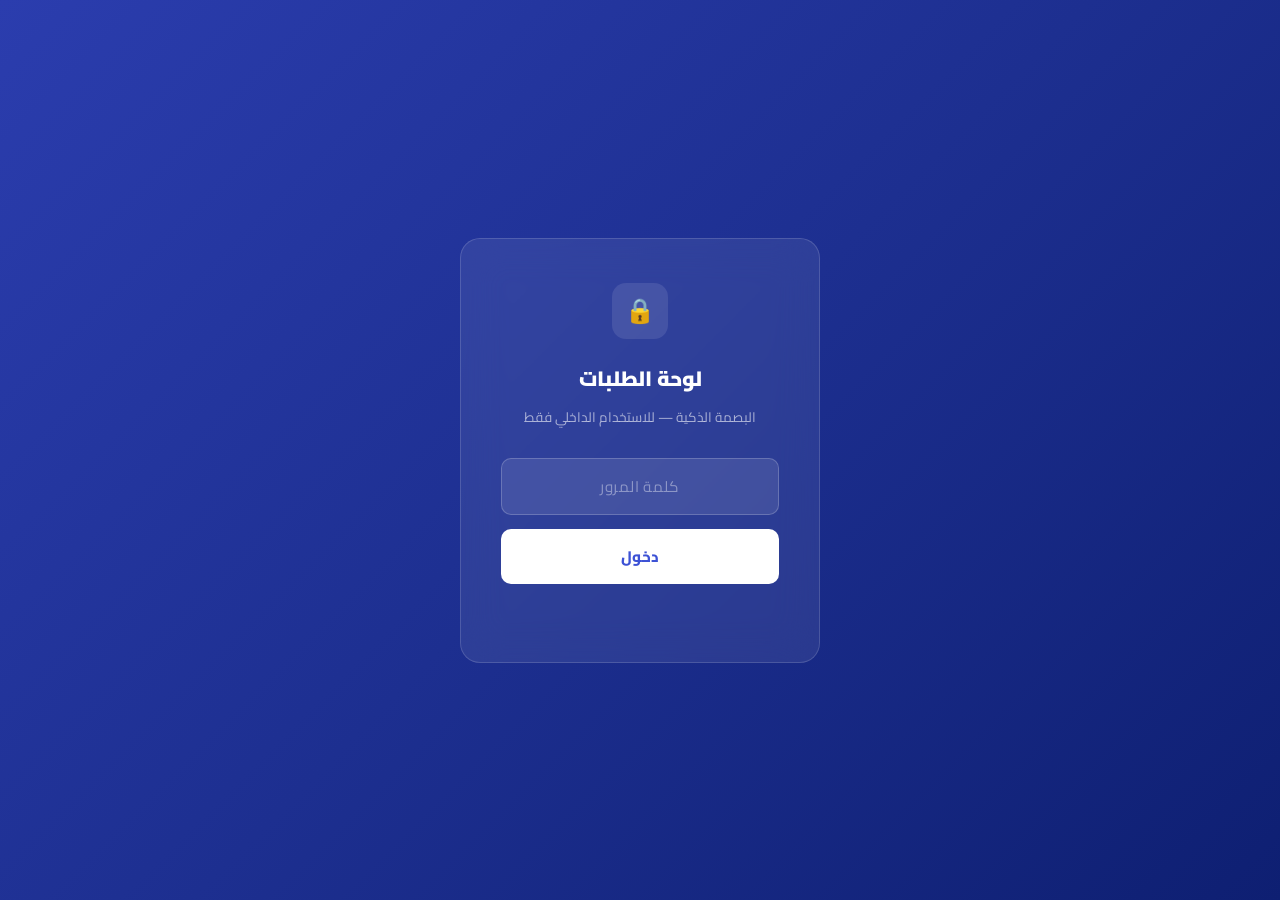
<file: admin.html>
﻿<!doctype html>
<html lang="ar" dir="rtl">
<head>
<meta charset="utf-8">
<meta name="viewport" content="width=device-width,initial-scale=1">
<title>لوحة الطلبات — البصمة الذكية</title>
<link rel="icon" href="Logo.ico">
<link rel="preconnect" href="https://fonts.googleapis.com">
<link href="https://fonts.googleapis.com/css2?family=Cairo:wght@400;600;700;900&family=Inter:wght@400;600;700&display=swap" rel="stylesheet">
<style>
*,*::before,*::after{margin:0;padding:0;box-sizing:border-box;}
:root{
  --brand:#3D52D5;--brand-dark:#2D3FAA;--brand-bg:rgba(61,82,213,.07);
  --green:#0DAF7A;--green-bg:rgba(13,175,122,.08);
  --amber:#F59E0B;--amber-bg:rgba(245,158,11,.08);
  --red:#EF4444;--red-bg:rgba(239,68,68,.08);
  --bg:#F4F6FB;--white:#fff;
  --border:#DDE3EF;
  --t1:#0F172A;--t2:#475569;--t3:#94A3B8;
  --sh-sm:0 4px 14px rgba(15,23,42,.09);
  --sh-md:0 8px 28px rgba(15,23,42,.11);
}
html{height:100%;}
body{font-family:'Cairo',sans-serif;background:var(--bg);color:var(--t1);min-height:100%;-webkit-font-smoothing:antialiased;}
#lock-screen{position:fixed;inset:0;background:linear-gradient(135deg,#2B3DAE,#1D2F90,#0E1F72);display:flex;align-items:center;justify-content:center;z-index:9999;transition:opacity .4s,visibility .4s;}
#lock-screen.hidden{opacity:0;visibility:hidden;pointer-events:none;}
.lock-card{background:rgba(255,255,255,.08);border:1px solid rgba(255,255,255,.15);border-radius:20px;padding:44px 40px;text-align:center;width:360px;backdrop-filter:blur(20px);}
.lock-logo{width:56px;height:56px;border-radius:14px;background:rgba(255,255,255,.1);display:flex;align-items:center;justify-content:center;margin:0 auto 20px;font-size:1.5rem;}
.lock-title{font-size:1.3rem;font-weight:900;color:#fff;margin-bottom:6px;}
.lock-sub{font-size:.85rem;color:rgba(255,255,255,.6);margin-bottom:28px;}
.lock-input{width:100%;padding:13px 16px;border-radius:10px;background:rgba(255,255,255,.1);border:1px solid rgba(255,255,255,.2);color:#fff;font-family:'Cairo',sans-serif;font-size:.95rem;outline:none;text-align:center;letter-spacing:.15em;transition:border-color .2s,background .2s;margin-bottom:14px;}
.lock-input:focus{border-color:rgba(255,255,255,.5);background:rgba(255,255,255,.15);}
.lock-input::placeholder{color:rgba(255,255,255,.4);letter-spacing:.05em;}
.lock-btn{width:100%;padding:13px;border-radius:10px;background:#fff;color:var(--brand);font-family:'Cairo',sans-serif;font-size:.95rem;font-weight:800;border:none;cursor:pointer;transition:background .2s,transform .15s;}
.lock-btn:hover{background:#EEF2FF;transform:translateY(-1px);}
.lock-err{font-size:.8rem;color:#FCA5A5;margin-top:10px;opacity:0;transition:opacity .3s;}
.lock-err.show{opacity:1;}
#app{display:none;}
#app.visible{display:block;}
.admin-header{background:var(--white);border-bottom:1px solid var(--border);padding:0 40px;height:64px;display:flex;align-items:center;justify-content:space-between;position:sticky;top:0;z-index:100;box-shadow:var(--sh-sm);}
.admin-brand{display:flex;align-items:center;gap:10px;}
.admin-logo{width:34px;height:34px;border-radius:8px;object-fit:cover;border:1px solid var(--border);}
.admin-title{font-size:1rem;font-weight:800;}
.admin-sub{font-size:.7rem;color:var(--t3);font-family:'Inter',sans-serif;}
.header-right{display:flex;align-items:center;gap:12px;}
.btn-sm{display:inline-flex;align-items:center;gap:6px;padding:8px 16px;border-radius:8px;font-size:.82rem;font-weight:700;cursor:pointer;border:none;font-family:'Cairo',sans-serif;transition:all .2s;}
.btn-outline{background:var(--white);color:var(--t2);border:1px solid var(--border);}
.btn-outline:hover{border-color:var(--brand);color:var(--brand);background:var(--brand-bg);}
.btn-brand{background:var(--brand);color:#fff;box-shadow:0 4px 14px rgba(61,82,213,.3);}
.btn-brand:hover{background:var(--brand-dark);transform:translateY(-1px);}
.btn-danger{background:var(--red-bg);color:var(--red);border:1px solid rgba(239,68,68,.2);}
.btn-danger:hover{background:var(--red);color:#fff;}
.admin-main{max-width:1200px;margin:0 auto;padding:32px 40px;}
.stats-row{display:grid;grid-template-columns:repeat(4,1fr);gap:16px;margin-bottom:28px;}
.stat-card{background:var(--white);border:1px solid var(--border);border-radius:14px;padding:20px 22px;display:flex;align-items:center;gap:14px;box-shadow:var(--sh-sm);}
.stat-icon{width:44px;height:44px;border-radius:11px;display:flex;align-items:center;justify-content:center;font-size:1.2rem;flex-shrink:0;}
.stat-label{font-size:.75rem;color:var(--t3);font-weight:600;margin-bottom:3px;}
.stat-value{font-size:1.5rem;font-weight:900;font-family:'Inter',sans-serif;}
.toolbar{background:var(--white);border:1px solid var(--border);border-radius:14px;padding:16px 20px;display:flex;align-items:center;gap:12px;margin-bottom:16px;box-shadow:var(--sh-sm);flex-wrap:wrap;}
.search-wrap{position:relative;flex:1;min-width:220px;}
.search-input{width:100%;padding:9px 36px 9px 14px;border-radius:8px;border:1px solid var(--border);font-family:'Cairo',sans-serif;font-size:.875rem;color:var(--t1);background:var(--bg);outline:none;transition:border-color .2s;}
.search-input:focus{border-color:var(--brand);}
.search-icon{position:absolute;left:11px;top:50%;transform:translateY(-50%);color:var(--t3);}
.filter-select{padding:9px 12px;border-radius:8px;border:1px solid var(--border);font-family:'Cairo',sans-serif;font-size:.875rem;color:var(--t2);background:var(--bg);outline:none;cursor:pointer;}
.table-wrap{background:var(--white);border:1px solid var(--border);border-radius:14px;overflow:hidden;box-shadow:var(--sh-sm);}
table{width:100%;border-collapse:collapse;}
thead{background:var(--bg);border-bottom:1px solid var(--border);}
thead th{padding:12px 18px;text-align:right;font-size:.76rem;font-weight:700;color:var(--t3);text-transform:uppercase;letter-spacing:.06em;}
tbody tr{border-bottom:1px solid var(--border);transition:background .15s;}
tbody tr:last-child{border-bottom:none;}
tbody tr:hover{background:#FAFBFF;}
tbody td{padding:13px 18px;font-size:.875rem;vertical-align:middle;}
.lead-name{font-weight:700;color:var(--t1);}
.lead-phone{font-family:'Inter',sans-serif;color:var(--t2);direction:ltr;font-size:.83rem;}
.lead-date{font-size:.78rem;color:var(--t3);font-family:'Inter',sans-serif;}
.lead-index{font-size:.75rem;color:var(--t3);}
.status-badge{display:inline-flex;align-items:center;gap:5px;padding:4px 10px;border-radius:99px;font-size:.72rem;font-weight:700;cursor:pointer;transition:all .2s;user-select:none;}
.status-new{background:var(--brand-bg);color:var(--brand);border:1px solid rgba(61,82,213,.2);}
.status-called{background:var(--amber-bg);color:#B45309;border:1px solid rgba(245,158,11,.2);}
.status-done{background:var(--green-bg);color:#0A9469;border:1px solid rgba(13,175,122,.2);}
.status-badge::before{content:'';width:6px;height:6px;border-radius:50%;background:currentColor;display:block;}
.actions{display:flex;align-items:center;gap:6px;}
.action-btn{width:32px;height:32px;border-radius:8px;display:inline-flex;align-items:center;justify-content:center;border:1px solid var(--border);background:var(--white);color:var(--t2);cursor:pointer;transition:all .15s;text-decoration:none;font-size:.85rem;}
.action-btn.call:hover{background:#DCFCE7;border-color:#0DAF7A;}
.action-btn.wa:hover{background:#DCFCE7;border-color:#25D366;}
.action-btn.copy:hover{background:var(--brand-bg);border-color:var(--brand);}
.action-btn.del:hover{background:var(--red-bg);border-color:var(--red);}
.empty-state{text-align:center;padding:80px 24px;color:var(--t3);}
.empty-icon{font-size:3rem;margin-bottom:16px;}
.empty-title{font-size:1.1rem;font-weight:700;color:var(--t2);margin-bottom:8px;}
.empty-sub{font-size:.875rem;line-height:1.7;}
.toast{position:fixed;bottom:28px;left:50%;transform:translateX(-50%) translateY(20px);background:var(--t1);color:#fff;padding:10px 22px;border-radius:99px;font-size:.85rem;font-weight:600;opacity:0;pointer-events:none;z-index:9000;transition:opacity .3s,transform .3s;}
.toast.show{opacity:1;transform:translateX(-50%) translateY(0);}
@media(max-width:900px){.stats-row{grid-template-columns:repeat(2,1fr);}.admin-main{padding:20px;}.admin-header{padding:0 20px;}}
@media(max-width:600px){.stats-row{grid-template-columns:1fr 1fr;}.toolbar{flex-direction:column;align-items:stretch;}}
</style>
</head>
<body>
<div id="lock-screen">
  <div class="lock-card">
    <div class="lock-logo">🔒</div>
    <div class="lock-title">لوحة الطلبات</div>
    <div class="lock-sub">البصمة الذكية — للاستخدام الداخلي فقط</div>
    <input type="password" id="pw-input" class="lock-input" placeholder="كلمة المرور" autocomplete="off">
    <button class="lock-btn" id="pw-btn">دخول</button>
    <div class="lock-err" id="pw-err">كلمة المرور غير صحيحة</div>
  </div>
</div>
<div id="app">
  <header class="admin-header">
    <div class="admin-brand">
      <img src="Logo.ico" alt="البصمة الذكية" class="admin-logo">
      <div>
        <div class="admin-title">لوحة الطلبات</div>
        <div class="admin-sub">Smart Touch POS — Admin</div>
      </div>
    </div>
    <div class="header-right">
      <button class="btn-sm btn-outline" id="btn-export">⬇ تصدير CSV</button>
      <button class="btn-sm btn-danger" id="btn-clear">🗑 مسح الكل</button>
      <a href="index.html" class="btn-sm btn-brand">← الموقع</a>
    </div>
  </header>
  <main class="admin-main">
    <div class="stats-row">
      <div class="stat-card"><div class="stat-icon" style="background:var(--brand-bg)">📋</div><div><div class="stat-label">إجمالي الطلبات</div><div class="stat-value" id="stat-total">0</div></div></div>
      <div class="stat-card"><div class="stat-icon" style="background:var(--brand-bg)">🆕</div><div><div class="stat-label">جديد</div><div class="stat-value" id="stat-new" style="color:var(--brand)">0</div></div></div>
      <div class="stat-card"><div class="stat-icon" style="background:var(--amber-bg)">📞</div><div><div class="stat-label">تم التواصل</div><div class="stat-value" id="stat-called" style="color:var(--amber)">0</div></div></div>
      <div class="stat-card"><div class="stat-icon" style="background:var(--green-bg)">✅</div><div><div class="stat-label">مكتمل</div><div class="stat-value" id="stat-done" style="color:var(--green)">0</div></div></div>
    </div>
    <div class="toolbar">
      <div class="search-wrap">
        <input type="text" class="search-input" id="search-input" placeholder="ابحث بالاسم أو رقم الجوال...">
        <svg class="search-icon" width="15" height="15" viewBox="0 0 24 24" fill="none"><circle cx="11" cy="11" r="8" stroke="currentColor" stroke-width="2"/><path d="M21 21l-4.35-4.35" stroke="currentColor" stroke-width="2" stroke-linecap="round"/></svg>
      </div>
      <select class="filter-select" id="filter-status">
        <option value="all">كل الحالات</option>
        <option value="new">جديد</option>
        <option value="called">تم التواصل</option>
        <option value="done">مكتمل</option>
      </select>
    </div>
    <div class="table-wrap">
      <table>
        <thead><tr><th>#</th><th>الاسم</th><th>رقم الجوال</th><th>تاريخ التسجيل</th><th>الحالة</th><th>إجراءات</th></tr></thead>
        <tbody id="leads-tbody"></tbody>
      </table>
      <div class="empty-state" id="empty-state" style="display:none">
        <div class="empty-icon">📭</div>
        <div class="empty-title">لا توجد طلبات بعد</div>
        <div class="empty-sub">عندما يسجل العملاء من الموقع ستظهر بياناتهم هنا</div>
      </div>
    </div>
  </main>
</div>
<div class="toast" id="toast"></div>
<script>
'use strict';
const PASS='pos2025';
const pwInput=document.getElementById('pw-input');
const pwBtn=document.getElementById('pw-btn');
const pwErr=document.getElementById('pw-err');
const lockScr=document.getElementById('lock-screen');
const appEl=document.getElementById('app');
if(sessionStorage.getItem('pos_admin')==='1')unlock();
function unlock(){lockScr.classList.add('hidden');appEl.classList.add('visible');sessionStorage.setItem('pos_admin','1');renderAll();}
pwBtn.addEventListener('click',attempt);
pwInput.addEventListener('keydown',e=>{if(e.key==='Enter')attempt();});
function attempt(){
  if(pwInput.value===PASS){unlock();}
  else{pwErr.classList.add('show');pwInput.value='';setTimeout(()=>{pwErr.classList.remove('show');},1800);}
}
function getLeads(){return JSON.parse(localStorage.getItem('pos_leads')||'[]');}
function saveLeads(arr){localStorage.setItem('pos_leads',JSON.stringify(arr));}
function toast(msg){const el=document.getElementById('toast');el.textContent=msg;el.classList.add('show');setTimeout(()=>el.classList.remove('show'),2200);}
function esc(s){return String(s).replace(/&/g,'&amp;').replace(/</g,'&lt;').replace(/>/g,'&gt;').replace(/"/g,'&quot;');}
function renderAll(){
  const search=document.getElementById('search-input').value.toLowerCase();
  const filter=document.getElementById('filter-status').value;
  const leads=getLeads();
  document.getElementById('stat-total').textContent=leads.length;
  document.getElementById('stat-new').textContent=leads.filter(l=>l.status==='new').length;
  document.getElementById('stat-called').textContent=leads.filter(l=>l.status==='called').length;
  document.getElementById('stat-done').textContent=leads.filter(l=>l.status==='done').length;
  const filtered=leads.filter(l=>{
    const ms=l.name.toLowerCase().includes(search)||l.phone.includes(search);
    const mf=filter==='all'||l.status===filter;
    return ms&&mf;
  });
  const tbody=document.getElementById('leads-tbody');
  const empty=document.getElementById('empty-state');
  if(!filtered.length){tbody.innerHTML='';empty.style.display='block';return;}
  empty.style.display='none';
  const labels={new:'جديد',called:'تم التواصل',done:'مكتمل'};
  tbody.innerHTML=filtered.map((lead,i)=>`
    <tr>
      <td class="lead-index">${leads.indexOf(lead)+1}</td>
      <td><div class="lead-name">${esc(lead.name)}</div></td>
      <td><div class="lead-phone">${esc(lead.phone)}</div></td>
      <td><div class="lead-date">${esc(lead.date)}</div></td>
      <td><span class="status-badge status-${lead.status}" onclick="cycleStatus('${lead.id}')">${labels[lead.status]||'جديد'}</span></td>
      <td>
        <div class="actions">
          <a href="tel:${esc(lead.phone)}" class="action-btn call" title="اتصال" onclick="markCalled('${lead.id}')">📞</a>
          <a href="https://wa.me/966${lead.phone.replace(/^0/,'').replace(/\D/g,'')}" target="_blank" class="action-btn wa" title="واتساب" onclick="markCalled('${lead.id}')">💬</a>
          <button class="action-btn copy" title="نسخ الرقم" onclick="copyPhone('${esc(lead.phone)}')">📋</button>
          <button class="action-btn del" title="حذف" onclick="deleteLead('${lead.id}')">🗑</button>
        </div>
      </td>
    </tr>`).join('');
}
window.cycleStatus=function(id){
  const leads=getLeads();const lead=leads.find(l=>String(l.id)===String(id));if(!lead)return;
  const c={new:'called',called:'done',done:'new'};lead.status=c[lead.status]||'new';
  saveLeads(leads);renderAll();toast('تم تحديث الحالة ✓');
};
window.markCalled=function(id){
  const leads=getLeads();const lead=leads.find(l=>String(l.id)===String(id));
  if(lead&&lead.status==='new'){lead.status='called';saveLeads(leads);renderAll();}
};
window.copyPhone=function(p){navigator.clipboard.writeText(p).then(()=>toast('تم نسخ الرقم: '+p));};
window.deleteLead=function(id){
  if(!confirm('هل أنت متأكد من حذف هذا الطلب؟'))return;
  saveLeads(getLeads().filter(l=>String(l.id)!==String(id)));renderAll();toast('تم الحذف');
};
document.getElementById('btn-export').addEventListener('click',()=>{
  const leads=getLeads();if(!leads.length){toast('لا توجد بيانات');return;}
  const rows=[['#','الاسم','رقم الجوال','تاريخ التسجيل','الحالة']];
  leads.forEach((l,i)=>rows.push([i+1,l.name,l.phone,l.date,l.status]));
  const csv=rows.map(r=>r.map(c=>'"'+String(c).replace(/"/g,'""')+'"').join(',')).join('\n');
  const blob=new Blob(['\uFEFF'+csv],{type:'text/csv;charset=utf-8;'});
  const url=URL.createObjectURL(blob);const a=document.createElement('a');
  a.href=url;a.download='leads_'+new Date().toISOString().slice(0,10)+'.csv';a.click();URL.revokeObjectURL(url);
  toast('تم تصدير '+leads.length+' سجل ✓');
});
document.getElementById('btn-clear').addEventListener('click',()=>{
  if(!confirm('سيتم حذف جميع الطلبات. هل أنت متأكد؟'))return;
  localStorage.removeItem('pos_leads');renderAll();toast('تم المسح');
});
document.getElementById('search-input').addEventListener('input',renderAll);
document.getElementById('filter-status').addEventListener('change',renderAll);
if(!getLeads().length){
  saveLeads([
    {id:Date.now()-5000,name:'أحمد الغامدي',phone:'0501234567',date:new Date().toLocaleString('ar-SA',{dateStyle:'short',timeStyle:'short'}),status:'new'},
    {id:Date.now()-3000,name:'منى الشهراني',phone:'0559876543',date:new Date().toLocaleString('ar-SA',{dateStyle:'short',timeStyle:'short'}),status:'called'},
    {id:Date.now()-1000,name:'فيصل العنزي',phone:'0541122334',date:new Date().toLocaleString('ar-SA',{dateStyle:'short',timeStyle:'short'}),status:'done'},
  ]);renderAll();
}
</script>
</body>
</html>
</file>
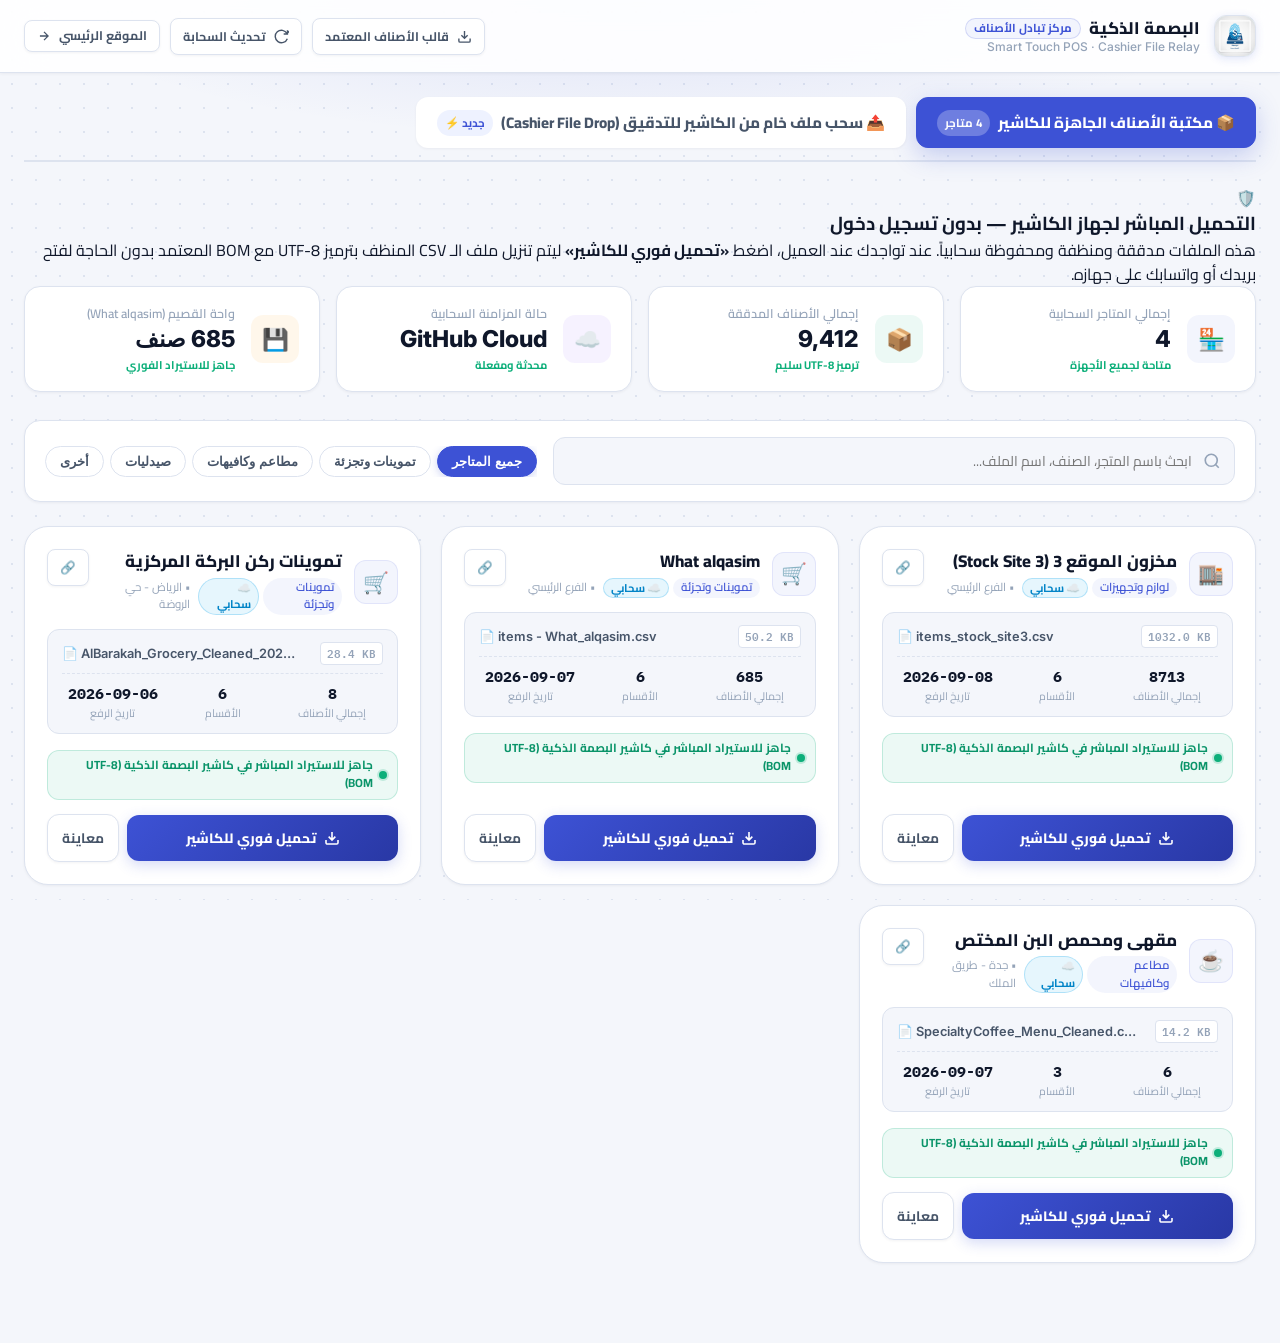
<file: csv-library.html>
<!doctype html>
<html lang="ar" dir="rtl">
<head>
  <meta charset="utf-8">
  <meta name="viewport" content="width=device-width, initial-scale=1">
  <title>مكتبة وتبادل ملفات الأصناف | البصمة الذكية Smart Touch POS</title>
  <meta name="description" content="البوابة السحابية المتكاملة لتبادل، رفع، وتنزيل ملفات الأصناف بين أجهزة الكاشير وفريق الدعم">
  <link rel="icon" href="Logo.ico">

  <!-- Google Fonts: Cairo (Arabic UI) & Inter (Numbers & English) -->
  <link rel="preconnect" href="https://fonts.googleapis.com">
  <link rel="preconnect" href="https://fonts.gstatic.com" crossorigin>
  <link href="https://fonts.googleapis.com/css2?family=Cairo:wght@400;500;600;700;800;900&family=Inter:wght@400;500;600;700;800&family=IBM+Plex+Mono:wght@500;600;700&display=swap" rel="stylesheet">

  <style>
    /* ═══════════════════════════════════════════════════════════
       SMART TOUCH POS — LIGHT BRAND DESIGN SYSTEM & TOKENS
       ═══════════════════════════════════════════════════════════ */
    :root {
      /* Brand Palette */
      --brand:          #3D52D5;
      --brand-dark:     #2D3FAA;
      --brand-light:    #6366F1;
      --brand-glow:     rgba(61, 82, 213, 0.22);
      --brand-subtle:   rgba(61, 82, 213, 0.06);

      /* Functional Accents */
      --green:          #0DAF7A;
      --green-dark:     #0A9469;
      --green-bg:       rgba(13, 175, 122, 0.08);
      
      --amber:          #F59E0B;
      --amber-bg:       rgba(245, 158, 11, 0.08);
      
      --red:            #EF4444;
      --red-bg:         rgba(239, 68, 68, 0.08);

      --purple:         #8B5CF6;
      --purple-bg:      rgba(139, 92, 246, 0.08);

      /* Canvas & Surfaces */
      --bg:             #F4F6FB;
      --surface:        #FFFFFF;
      --surface-hover:  #F8FAFC;
      
      /* Borders & Shadows */
      --border:         #DDE3EF;
      --border-dashed:  #CBD5E1;
      
      --shadow-xs:      0 1px 3px rgba(15, 23, 42, 0.05);
      --shadow-sm:      0 4px 14px rgba(15, 23, 42, 0.06);
      --shadow-md:      0 10px 30px rgba(15, 23, 42, 0.08);
      --shadow-lg:      0 20px 50px rgba(15, 23, 42, 0.12);
      --shadow-brand:   0 8px 24px rgba(61, 82, 213, 0.25);

      /* Typography */
      --t1:             #0F172A;
      --t2:             #475569;
      --t3:             #94A3B8;

      --font-ar:        'Cairo', -apple-system, BlinkMacSystemFont, 'Segoe UI', Roboto, sans-serif;
      --font-en:        'Inter', -apple-system, BlinkMacSystemFont, sans-serif;
      --font-mono:      'IBM Plex Mono', monospace;

      --radius-sm:      8px;
      --radius-md:      12px;
      --radius-lg:      16px;
      --radius-xl:      24px;
      --radius-full:    9999px;
    }

    *, *::before, *::after {
      box-sizing: border-box;
      margin: 0;
      padding: 0;
    }

    body {
      font-family: var(--font-ar);
      background-color: var(--bg);
      color: var(--t1);
      min-height: 100vh;
      line-height: 1.5;
      -webkit-font-smoothing: antialiased;
      -moz-osx-font-smoothing: grayscale;
      background-image: radial-gradient(#DDE3EF 1px, transparent 1px);
      background-size: 24px 24px;
      background-attachment: fixed;
    }

    /* Ambient Glow */
    .header-glow {
      position: absolute;
      top: 0;
      left: 50%;
      transform: translateX(-50%);
      width: 100%;
      max-width: 1200px;
      height: 280px;
      background: radial-gradient(50% 50% at 50% 0%, rgba(61, 82, 213, 0.12) 0%, transparent 100%);
      pointer-events: none;
      z-index: 0;
    }

    /* ══ Top Navbar ══ */
    .navbar {
      position: sticky;
      top: 0;
      z-index: 1000;
      background: rgba(255, 255, 255, 0.90);
      backdrop-filter: blur(20px);
      -webkit-backdrop-filter: blur(20px);
      border-bottom: 1px solid var(--border);
      box-shadow: var(--shadow-xs);
    }

    .nav-container {
      max-width: 1320px;
      margin: 0 auto;
      padding: 0 24px;
      height: 72px;
      display: flex;
      align-items: center;
      justify-content: space-between;
      gap: 16px;
    }

    .brand-wrap {
      display: flex;
      align-items: center;
      gap: 14px;
      text-decoration: none;
      color: inherit;
    }

    .brand-logo-img {
      width: 42px;
      height: 42px;
      border-radius: 12px;
      object-fit: cover;
      border: 1px solid var(--border);
      box-shadow: 0 2px 8px rgba(61, 82, 213, 0.15);
      background: #FFFFFF;
    }

    .brand-info {
      display: flex;
      flex-direction: column;
      line-height: 1.25;
    }

    .brand-title {
      font-size: 1.05rem;
      font-weight: 800;
      color: var(--t1);
      display: flex;
      align-items: center;
      gap: 8px;
    }

    .badge-hub {
      background: var(--brand-subtle);
      color: var(--brand);
      border: 1px solid rgba(61, 82, 213, 0.18);
      font-size: 0.72rem;
      font-weight: 700;
      padding: 2px 8px;
      border-radius: var(--radius-full);
    }

    .brand-sub {
      font-size: 0.75rem;
      color: var(--t3);
      font-family: var(--font-en);
      font-weight: 500;
    }

    .nav-actions {
      display: flex;
      align-items: center;
      gap: 10px;
      flex-wrap: wrap;
    }

    /* ══ Buttons ══ */
    .btn {
      display: inline-flex;
      align-items: center;
      justify-content: center;
      gap: 8px;
      padding: 9px 18px;
      border-radius: var(--radius-md);
      font-family: var(--font-ar);
      font-size: 0.86rem;
      font-weight: 700;
      cursor: pointer;
      border: 1px solid transparent;
      transition: all 0.2s cubic-bezier(0.16, 1, 0.3, 1);
      text-decoration: none;
      white-space: nowrap;
      user-select: none;
    }

    .btn-brand {
      background: linear-gradient(135deg, var(--brand) 0%, #2A3CAE 100%);
      color: #FFFFFF;
      box-shadow: var(--shadow-brand);
    }
    .btn-brand:hover {
      background: linear-gradient(135deg, var(--brand-light) 0%, var(--brand) 100%);
      transform: translateY(-1px);
      box-shadow: 0 10px 28px rgba(61, 82, 213, 0.35);
    }

    .btn-outline {
      background: var(--surface);
      color: var(--t2);
      border-color: var(--border);
      box-shadow: var(--shadow-xs);
    }
    .btn-outline:hover {
      background: var(--surface-hover);
      color: var(--brand);
      border-color: var(--brand);
      transform: translateY(-1px);
    }

    .btn-whatsapp {
      background: #25D366;
      color: #FFFFFF;
      box-shadow: 0 4px 14px rgba(37, 211, 102, 0.25);
    }
    .btn-whatsapp:hover {
      background: #20BA5A;
      transform: translateY(-1px);
      box-shadow: 0 8px 22px rgba(37, 211, 102, 0.35);
    }

    .btn-sm {
      padding: 6px 12px;
      font-size: 0.78rem;
      border-radius: var(--radius-sm);
    }

    /* ══ Primary Navigation Tabs: Cleaned Library vs Send Raw File ══ */
    .main-nav-tabs {
      display: flex;
      align-items: center;
      gap: 10px;
      margin-bottom: 24px;
      border-bottom: 2px solid var(--border);
      padding-bottom: 12px;
    }

    .nav-tab-btn {
      display: inline-flex;
      align-items: center;
      gap: 8px;
      padding: 10px 20px;
      border-radius: var(--radius-md);
      font-family: var(--font-ar);
      font-size: 0.95rem;
      font-weight: 800;
      cursor: pointer;
      border: 1px solid transparent;
      background: var(--surface);
      color: var(--t2);
      transition: all 0.2s;
      box-shadow: var(--shadow-xs);
    }
    .nav-tab-btn:hover {
      color: var(--brand);
      border-color: var(--border);
    }
    .nav-tab-btn.active {
      background: var(--brand);
      color: #FFFFFF;
      box-shadow: var(--shadow-brand);
      border-color: var(--brand);
    }

    .tab-badge {
      font-size: 0.72rem;
      font-weight: 700;
      padding: 2px 8px;
      border-radius: var(--radius-full);
      background: rgba(255, 255, 255, 0.25);
    }
    .nav-tab-btn:not(.active) .tab-badge {
      background: var(--bg);
      color: var(--t2);
    }

    /* ══ Layout Container ══ */
    .main-container {
      position: relative;
      z-index: 1;
      max-width: 1320px;
      margin: 0 auto;
      padding: 24px 24px 80px 24px;
    }

    /* ══ Tab View Panels ══ */
    .tab-panel {
      display: none;
    }
    .tab-panel.active {
      display: block;
    }

    /* ══ Send Raw File From Cashier Panel ══ */
    .cashier-send-box {
      background: var(--surface);
      border: 1px solid var(--border);
      border-radius: var(--radius-xl);
      padding: 36px;
      box-shadow: var(--shadow-sm);
      margin-bottom: 28px;
    }

    .send-box-header {
      margin-bottom: 24px;
      text-align: center;
    }
    .send-box-header h2 {
      font-size: 1.4rem;
      font-weight: 900;
      color: var(--t1);
      margin-bottom: 6px;
    }
    .send-box-header p {
      font-size: 0.9rem;
      color: var(--t2);
      max-width: 650px;
      margin: 0 auto;
    }

    .relay-dropzone {
      border: 2px dashed #94A3B8;
      border-radius: var(--radius-lg);
      padding: 40px 24px;
      text-align: center;
      background: #FAFCFF;
      cursor: pointer;
      transition: all 0.25s ease;
      margin-bottom: 20px;
    }
    .relay-dropzone:hover, .relay-dropzone.dragover {
      border-color: var(--brand);
      background: rgba(61, 82, 213, 0.04);
      transform: scale(0.995);
    }

    .relay-icon-circle {
      width: 64px;
      height: 64px;
      border-radius: 20px;
      background: var(--brand-subtle);
      color: var(--brand);
      display: flex;
      align-items: center;
      justify-content: center;
      margin: 0 auto 16px;
      font-size: 2rem;
    }

    .relay-form-row {
      display: grid;
      grid-template-columns: 1fr 1fr auto;
      gap: 14px;
      align-items: flex-end;
      margin-bottom: 20px;
    }

    .form-group {
      display: flex;
      flex-direction: column;
      gap: 6px;
    }
    .form-label {
      font-size: 0.8rem;
      font-weight: 700;
      color: var(--t2);
    }
    .form-control {
      padding: 10px 14px;
      border: 1px solid var(--border);
      border-radius: var(--radius-md);
      font-family: var(--font-ar);
      font-size: 0.88rem;
      color: var(--t1);
      background: #FFFFFF;
      outline: none;
      transition: border-color 0.2s;
    }
    .form-control:focus {
      border-color: var(--brand);
    }

    /* Uploading Progress */
    .upload-progress-wrap {
      display: none;
      background: var(--bg);
      border-radius: var(--radius-md);
      padding: 16px 20px;
      margin-bottom: 20px;
    }
    .progress-bar-bg {
      height: 10px;
      background: #E2E8F0;
      border-radius: var(--radius-full);
      overflow: hidden;
      margin-top: 8px;
    }
    .progress-bar-fill {
      height: 100%;
      background: linear-gradient(90deg, var(--brand) 0%, var(--green) 100%);
      width: 0%;
      transition: width 0.3s ease;
    }

    /* Transfer Result Card (QR Code + Links) */
    .transfer-result-card {
      display: none;
      background: #F8FAFC;
      border: 2px solid var(--brand);
      border-radius: var(--radius-lg);
      padding: 24px;
      margin-top: 24px;
      box-shadow: var(--shadow-md);
    }

    .result-grid {
      display: grid;
      grid-template-columns: auto 1fr;
      gap: 24px;
      align-items: center;
    }

    .qr-canvas-box {
      background: #FFFFFF;
      padding: 12px;
      border-radius: var(--radius-md);
      border: 1px solid var(--border);
      display: inline-block;
      box-shadow: var(--shadow-xs);
    }

    .result-details h3 {
      font-size: 1.15rem;
      font-weight: 900;
      color: var(--t1);
      margin-bottom: 6px;
    }
    .result-details p {
      font-size: 0.85rem;
      color: var(--t2);
      margin-bottom: 14px;
    }

    .url-copy-box {
      display: flex;
      gap: 8px;
      margin-bottom: 14px;
    }
    .url-input {
      flex: 1;
      padding: 9px 12px;
      border-radius: var(--radius-md);
      border: 1px solid var(--border);
      font-family: var(--font-mono);
      font-size: 0.84rem;
      direction: ltr;
      text-align: left;
      background: #FFFFFF;
    }

    .result-buttons {
      display: flex;
      gap: 10px;
      flex-wrap: wrap;
    }

    /* ══ Standard Library View Components ══ */
    .metrics-grid {
      display: grid;
      grid-template-columns: repeat(4, 1fr);
      gap: 16px;
      margin-bottom: 28px;
    }

    .metric-card {
      background: var(--surface);
      border: 1px solid var(--border);
      border-radius: var(--radius-lg);
      padding: 18px 20px;
      display: flex;
      align-items: center;
      gap: 16px;
      box-shadow: var(--shadow-xs);
    }
    .metric-icon {
      width: 48px;
      height: 48px;
      border-radius: 12px;
      display: flex;
      align-items: center;
      justify-content: center;
      font-size: 1.35rem;
      flex-shrink: 0;
    }
    .metric-icon.blue   { background: var(--brand-subtle); color: var(--brand); }
    .metric-icon.green  { background: var(--green-bg); color: var(--green); }
    .metric-icon.purple { background: var(--purple-bg); color: var(--purple); }
    .metric-icon.amber  { background: var(--amber-bg); color: var(--amber); }

    .metric-meta {
      display: flex;
      flex-direction: column;
    }
    .metric-label {
      font-size: 0.78rem;
      color: var(--t3);
      font-weight: 600;
      margin-bottom: 2px;
    }
    .metric-value {
      font-size: 1.45rem;
      font-weight: 800;
      font-family: var(--font-en);
      color: var(--t1);
      line-height: 1.2;
    }
    .metric-foot {
      font-size: 0.7rem;
      color: var(--green);
      font-weight: 700;
      margin-top: 3px;
    }

    .toolbar-wrap {
      background: var(--surface);
      border: 1px solid var(--border);
      border-radius: var(--radius-lg);
      padding: 16px 20px;
      margin-bottom: 24px;
      display: flex;
      align-items: center;
      justify-content: space-between;
      gap: 16px;
      flex-wrap: wrap;
      box-shadow: var(--shadow-xs);
    }

    .toolbar-search {
      position: relative;
      flex: 1;
      min-width: 260px;
    }
    .search-input {
      width: 100%;
      padding: 10px 42px 10px 16px;
      border-radius: var(--radius-md);
      border: 1px solid var(--border);
      font-family: var(--font-ar);
      font-size: 0.875rem;
      background: var(--bg);
      color: var(--t1);
      outline: none;
    }
    .search-input:focus {
      border-color: var(--brand);
      background: #FFFFFF;
    }
    .search-icon-abs {
      position: absolute;
      right: 14px;
      top: 50%;
      transform: translateY(-50%);
      color: var(--t3);
      pointer-events: none;
    }

    .category-pills {
      display: flex;
      align-items: center;
      gap: 6px;
      overflow-x: auto;
    }
    .cat-btn {
      padding: 7px 14px;
      border-radius: var(--radius-full);
      font-size: 0.8rem;
      font-weight: 700;
      border: 1px solid var(--border);
      background: var(--surface);
      color: var(--t2);
      cursor: pointer;
      white-space: nowrap;
    }
    .cat-btn.active {
      background: var(--brand);
      color: #FFFFFF;
      border-color: var(--brand);
      box-shadow: 0 2px 8px rgba(61, 82, 213, 0.25);
    }

    /* Cards Grid */
    .files-grid {
      display: grid;
      grid-template-columns: repeat(auto-fill, minmax(380px, 1fr));
      gap: 20px;
    }

    .customer-card {
      background: var(--surface);
      border: 1px solid var(--border);
      border-radius: var(--radius-xl);
      padding: 22px;
      box-shadow: var(--shadow-xs);
      transition: all 0.25s cubic-bezier(0.16, 1, 0.3, 1);
      display: flex;
      flex-direction: column;
      justify-content: space-between;
    }
    .customer-card:hover {
      transform: translateY(-3px);
      box-shadow: var(--shadow-md);
      border-color: #CBD5E1;
    }

    .card-top {
      display: flex;
      align-items: flex-start;
      justify-content: space-between;
      gap: 12px;
      margin-bottom: 14px;
    }
    .card-store-header {
      display: flex;
      align-items: center;
      gap: 12px;
    }
    .store-avatar {
      width: 44px;
      height: 44px;
      border-radius: 12px;
      display: flex;
      align-items: center;
      justify-content: center;
      font-size: 1.3rem;
      background: var(--brand-subtle);
      color: var(--brand);
      flex-shrink: 0;
      border: 1px solid rgba(61, 82, 213, 0.1);
    }
    .store-title-wrap h4 {
      font-size: 1.05rem;
      font-weight: 800;
      color: var(--t1);
    }
    .store-category-chip {
      font-size: 0.72rem;
      font-weight: 600;
      color: var(--brand);
      background: var(--brand-subtle);
      padding: 1px 8px;
      border-radius: var(--radius-full);
      display: inline-block;
    }
    .cloud-badge-tag {
      font-size: 0.7rem;
      font-weight: 700;
      color: #0284C7;
      background: rgba(14, 165, 233, 0.1);
      border: 1px solid rgba(14, 165, 233, 0.25);
      padding: 1px 7px;
      border-radius: var(--radius-full);
      display: inline-flex;
      align-items: center;
      gap: 4px;
    }

    .file-meta-box {
      background: var(--bg);
      border: 1px solid var(--border);
      border-radius: var(--radius-md);
      padding: 12px 14px;
      margin-bottom: 16px;
      display: flex;
      flex-direction: column;
      gap: 8px;
    }
    .file-name-row {
      display: flex;
      align-items: center;
      justify-content: space-between;
      gap: 8px;
      font-family: var(--font-en);
      font-size: 0.8rem;
      font-weight: 600;
      color: var(--t2);
      direction: ltr;
      text-align: left;
    }
    .file-size-badge {
      font-size: 0.7rem;
      color: var(--t3);
      font-family: var(--font-mono);
      background: #FFFFFF;
      padding: 2px 6px;
      border-radius: 4px;
      border: 1px solid var(--border);
    }
    .data-stats-row {
      display: grid;
      grid-template-columns: repeat(3, 1fr);
      gap: 8px;
      padding-top: 8px;
      border-top: 1px dashed var(--border);
      direction: rtl;
    }
    .stat-col { text-align: center; }
    .stat-col-val {
      font-size: 0.95rem;
      font-weight: 800;
      font-family: var(--font-mono);
      color: var(--t1);
    }
    .stat-col-lbl {
      font-size: 0.68rem;
      color: var(--t3);
    }

    .status-pos-badge {
      display: flex;
      align-items: center;
      gap: 6px;
      font-size: 0.74rem;
      font-weight: 700;
      color: var(--green-dark);
      background: var(--green-bg);
      padding: 6px 10px;
      border-radius: var(--radius-md);
      border: 1px solid rgba(13, 175, 122, 0.2);
      margin-bottom: 14px;
    }
    .status-dot {
      width: 8px;
      height: 8px;
      border-radius: 50%;
      background: var(--green);
      box-shadow: 0 0 0 2px rgba(13, 175, 122, 0.2);
    }

    .card-footer-btns {
      display: flex;
      align-items: center;
      gap: 8px;
    }
    .btn-download-cashier {
      flex: 1;
      padding: 10px 14px;
      background: linear-gradient(135deg, var(--brand) 0%, #2938A5 100%);
      color: #FFFFFF;
      border: none;
      border-radius: var(--radius-md);
      font-family: var(--font-ar);
      font-size: 0.85rem;
      font-weight: 800;
      cursor: pointer;
      display: flex;
      align-items: center;
      justify-content: center;
      gap: 8px;
      box-shadow: 0 4px 14px rgba(61, 82, 213, 0.22);
      transition: all 0.2s ease;
      text-decoration: none;
    }
    .btn-download-cashier:hover {
      background: linear-gradient(135deg, var(--brand-light) 0%, var(--brand) 100%);
      transform: translateY(-1px);
    }

    /* ══ Modal Preview ══ */
    .modal-overlay {
      position: fixed;
      inset: 0;
      background: rgba(15, 23, 42, 0.6);
      backdrop-filter: blur(8px);
      display: flex;
      align-items: center;
      justify-content: center;
      z-index: 9999;
      opacity: 0;
      visibility: hidden;
      transition: opacity 0.25s, visibility 0.25s;
      padding: 20px;
    }
    .modal-overlay.open {
      opacity: 1;
      visibility: visible;
    }
    .modal-card {
      background: #FFFFFF;
      border-radius: var(--radius-xl);
      width: 100%;
      max-width: 1100px;
      max-height: 90vh;
      display: flex;
      flex-direction: column;
      box-shadow: var(--shadow-lg);
      overflow: hidden;
      transform: scale(0.96) translateY(10px);
      transition: transform 0.25s cubic-bezier(0.16, 1, 0.3, 1);
    }
    .modal-overlay.open .modal-card {
      transform: scale(1) translateY(0);
    }
    .modal-header {
      padding: 20px 24px;
      border-bottom: 1px solid var(--border);
      display: flex;
      align-items: center;
      justify-content: space-between;
      background: #F8FAFC;
    }
    .modal-body {
      padding: 20px 24px;
      overflow-y: auto;
      flex: 1;
    }
    .modal-table-wrap {
      border: 1px solid var(--border);
      border-radius: var(--radius-md);
      overflow-x: auto;
      max-height: 480px;
    }
    .grid-table {
      width: 100%;
      border-collapse: collapse;
      font-size: 0.84rem;
      text-align: right;
    }
    .grid-table thead th {
      position: sticky;
      top: 0;
      background: #F1F5F9;
      padding: 10px 14px;
      font-weight: 800;
      color: var(--t2);
      border-bottom: 1px solid var(--border);
      white-space: nowrap;
    }
    .grid-table tbody td {
      padding: 10px 14px;
      border-bottom: 1px solid var(--border);
      white-space: nowrap;
    }
    .grid-table tbody tr:nth-child(even) { background: #F8FAFC; }
    .grid-table tbody tr:hover { background: #EEF2FF; }

    .modal-footer {
      padding: 16px 24px;
      border-top: 1px solid var(--border);
      display: flex;
      align-items: center;
      justify-content: space-between;
      background: #F8FAFC;
    }

    /* Toast */
    .toast {
      position: fixed;
      bottom: 24px;
      left: 50%;
      transform: translateX(-50%) translateY(30px);
      background: var(--t1);
      color: #FFFFFF;
      padding: 12px 24px;
      border-radius: var(--radius-full);
      font-size: 0.88rem;
      font-weight: 700;
      box-shadow: var(--shadow-lg);
      opacity: 0;
      pointer-events: none;
      transition: all 0.3s cubic-bezier(0.16, 1, 0.3, 1);
      z-index: 10000;
      display: flex;
      align-items: center;
      gap: 10px;
    }
    .toast.show {
      opacity: 1;
      transform: translateX(-50%) translateY(0);
    }
    .toast-icon { color: var(--green); }

    @media (max-width: 900px) {
      .metrics-grid { grid-template-columns: repeat(2, 1fr); }
      .relay-form-row { grid-template-columns: 1fr; }
      .result-grid { grid-template-columns: 1fr; text-align: center; }
      .url-copy-box { flex-direction: column; }
    }
    @media (max-width: 640px) {
      .nav-container { flex-direction: column; height: auto; padding: 14px 16px; }
      .metrics-grid { grid-template-columns: 1fr; }
      .files-grid { grid-template-columns: 1fr; }
    }
  </style>
</head>
<body>

  <div class="header-glow"></div>

  <!-- ═════════════════ TOP NAVBAR ═════════════════ -->
  <nav class="navbar">
    <div class="nav-container">
      <a href="index.html" class="brand-wrap" title="الرجوع إلى صفحة البصمة الذكية">
        <img src="Logo.ico" alt="شعار البصمة الذكية" class="brand-logo-img">
        <div class="brand-info">
          <span class="brand-title">
            البصمة الذكية
            <span class="badge-hub">مركز تبادل الأصناف</span>
          </span>
          <span class="brand-sub">Smart Touch POS · Cashier File Relay</span>
        </div>
      </a>

      <div class="nav-actions">
        <!-- Quick Template Download -->
        <button class="btn btn-outline btn-sm" onclick="downloadStandardTemplate()" title="تحميل قالب إكسل / CSV المعتمد لنظام البصمة الذكية">
          <svg width="15" height="15" viewBox="0 0 24 24" fill="none" stroke="currentColor" stroke-width="2.2"><path d="M21 15v4a2 2 0 0 1-2 2H5a2 2 0 0 1-2-2v-4M7 10l5 5 5-5M12 15V3"/></svg>
          قالب الأصناف المعتمد
        </button>

        <!-- Refresh Cloud Library -->
        <button class="btn btn-outline btn-sm" onclick="syncWithCloud(true)" title="تحديث وتنزيل أحدث الملفات من السحابة">
          <svg width="15" height="15" viewBox="0 0 24 24" fill="none" stroke="currentColor" stroke-width="2.2"><path d="M21.5 2v6h-6M21.34 15.57a10 10 0 1 1-.57-8.38l5.67-5.67"/></svg>
          تحديث السحابة
        </button>

        <a href="index.html" class="btn btn-outline btn-sm">
          الموقع الرئيسي
          <svg width="14" height="14" viewBox="0 0 24 24" fill="none" stroke="currentColor" stroke-width="2.2"><path d="M5 12h14M12 5l7 7-7 7"/></svg>
        </a>
      </div>
    </div>
  </nav>

  <!-- ═════════════════ MAIN CONTAINER ═════════════════ -->
  <main class="main-container">

    <!-- ══ Primary Mode Tabs ══ -->
    <div class="main-nav-tabs">
      <button class="nav-tab-btn active" id="tab-btn-library" onclick="switchMainTab('library')">
        <span>📦 مكتبة الأصناف الجاهزة للكاشير</span>
        <span class="tab-badge" id="badge-library-count">0 متاجر</span>
      </button>

      <button class="nav-tab-btn" id="tab-btn-send" onclick="switchMainTab('send')">
        <span>📤 سحب ملف خام من الكاشير للتدقيق (Cashier File Drop)</span>
        <span class="tab-badge" style="background:#EEF2FF; color:var(--brand);">جديد ⚡</span>
      </button>
    </div>

    <!-- ════════════════════════════════════════════════════════════
         TAB 1: CLEANED ITEMS LIBRARY (DOWNLOAD TO CASHIER)
         ════════════════════════════════════════════════════════════ -->
    <div class="tab-panel active" id="panel-library">
      
      <!-- Explainer Alert -->
      <section class="workflow-banner" id="workflow-banner">
        <div class="wf-content">
          <div class="wf-icon-wrap">🛡️</div>
          <div class="wf-text">
            <h3>التحميل المباشر لجهاز الكاشير — بدون تسجيل دخول</h3>
            <p>
              هذه الملفات مدققة ومنظفة ومحفوظة سحابياً. عند تواجدك عند العميل، اضغط <strong>«تحميل فوري للكاشير»</strong> ليتم تنزيل ملف الـ CSV المنظف بترميز UTF-8 مع BOM المعتمد بدون الحاجة لفتح بريدك أو واتسابك على جهازه.
            </p>
          </div>
        </div>
      </section>

      <!-- KPI Metrics Strip -->
      <section class="metrics-grid">
        <div class="metric-card">
          <div class="metric-icon blue">🏪</div>
          <div class="metric-meta">
            <span class="metric-label">إجمالي المتاجر السحابية</span>
            <span class="metric-value" id="metric-clients-count">0</span>
            <span class="metric-foot">متاحة لجميع الأجهزة</span>
          </div>
        </div>

        <div class="metric-card">
          <div class="metric-icon green">📦</div>
          <div class="metric-meta">
            <span class="metric-label">إجمالي الأصناف المدققة</span>
            <span class="metric-value" id="metric-items-count">0</span>
            <span class="metric-foot">ترميز UTF-8 سليم</span>
          </div>
        </div>

        <div class="metric-card">
          <div class="metric-icon purple">☁️</div>
          <div class="metric-meta">
            <span class="metric-label">حالة المزامنة السحابية</span>
            <span class="metric-value">GitHub Cloud</span>
            <span class="metric-foot">محدثة ومفعلة</span>
          </div>
        </div>

        <div class="metric-card">
          <div class="metric-icon amber">💾</div>
          <div class="metric-meta">
            <span class="metric-label">واحة القصيم (What alqasim)</span>
            <span class="metric-value">685 صنف</span>
            <span class="metric-foot">جاهز للاستيراد الفوري</span>
          </div>
        </div>
      </section>

      <!-- Search & Filter Toolbar -->
      <section class="toolbar-wrap">
        <div class="toolbar-search">
          <svg class="search-icon-abs" width="18" height="18" viewBox="0 0 24 24" fill="none" stroke="currentColor" stroke-width="2.2"><circle cx="11" cy="11" r="8"/><path d="m21 21-4.3-4.3"/></svg>
          <input type="text" id="search-input" class="search-input" placeholder="ابحث باسم المتجر، الصنف، اسم الملف..." oninput="renderLibrary()">
        </div>

        <div class="category-pills" id="category-filter-list">
          <button class="cat-btn active" onclick="setCategoryFilter('all', this)">جميع المتاجر</button>
          <button class="cat-btn" onclick="setCategoryFilter('تموينات وتجزئة', this)">تموينات وتجزئة</button>
          <button class="cat-btn" onclick="setCategoryFilter('مطاعم وكافيهات', this)">مطاعم وكافيهات</button>
          <button class="cat-btn" onclick="setCategoryFilter('صيدليات', this)">صيدليات</button>
          <button class="cat-btn" onclick="setCategoryFilter('عام', this)">أخرى</button>
        </div>
      </section>

      <!-- Cards Grid -->
      <section class="files-grid" id="files-grid"></section>

    </div>

    <!-- ════════════════════════════════════════════════════════════
         TAB 2: CASHIER FILE DROP (SEND RAW FILE FROM CLIENT PC)
         ════════════════════════════════════════════════════════════ -->
    <div class="tab-panel" id="panel-send">
      <section class="cashier-send-box">
        <div class="send-box-header">
          <h2>📤 سحب ملف الأصناف الخام من جهاز الكاشير لنقله للفني</h2>
          <p>
            تجنب فتح بريدك، الواتساب، أو حساباتك السحابية على جهاز العميل. ارفع ملف الأصناف الخام هنا (CSV أو Excel)، وسيتم توليد <strong>رمز QR ورابط تحميل فوري</strong> لتنزيله مباشرة على هاتفك أو لابتوبك والبدء في تنظيفه!
          </p>
        </div>

        <!-- Dropzone -->
        <div class="relay-dropzone" id="relay-dropzone" onclick="document.getElementById('relay-file-input').click()">
          <input type="file" id="relay-file-input" accept=".csv,.xlsx,.xls,.tsv,.txt,.json,.zip" style="display:none" onchange="handleRelayFileSelect(event)">
          <div class="relay-icon-circle">⚡</div>
          <h3 style="font-size:1.15rem; font-weight:800; color:var(--t1); margin-bottom:6px;" id="relay-drop-title">
            اضغط هنا أو اسحب وأفلت الملف الخام من جهاز الكاشير
          </h3>
          <p style="font-size:0.85rem; color:var(--t2);">
            يدعم ملفات CSV، Excel (.xlsx / .xls)، وقوائم الأسعار من أي نظام محاسبي
          </p>
          <div style="margin-top:12px;" id="relay-file-info-badge"></div>
        </div>

        <!-- Metadata Row -->
        <div class="relay-form-row">
          <div class="form-group">
            <label class="form-label">اسم المتجر / العميل</label>
            <input type="text" id="relay-store-name" class="form-control" placeholder="مثال: تموينات الرضا أو مقهى الضياء">
          </div>

          <div class="form-group">
            <label class="form-label">ملاحظات للفني / نوع النظام السابق</label>
            <input type="text" id="relay-notes" class="form-control" placeholder="مثال: مستخرج من نظام المتكامل - يحتاج تدقيق ضريبة وأسعار">
          </div>

          <button class="btn btn-brand" id="btn-start-relay" onclick="startCloudRelayUpload()" style="height:44px;">
            <svg width="18" height="18" viewBox="0 0 24 24" fill="none" stroke="currentColor" stroke-width="2.2"><path d="M21 15v4a2 2 0 0 1-2 2H5a2 2 0 0 1-2-2v-4M17 8l-5-5-5 5M12 3v12"/></svg>
            رفع وتوليد رمز الاستلام الفوري
          </button>
        </div>

        <!-- Progress Bar -->
        <div class="upload-progress-wrap" id="upload-progress-wrap">
          <div style="display:flex; justify-content:space-between; font-size:0.84rem; font-weight:700; color:var(--t1);">
            <span id="progress-status-text">جاري رفع وتشفير الملف إلى السحابة...</span>
            <span id="progress-percent-text" style="font-family:var(--font-mono);">0%</span>
          </div>
          <div class="progress-bar-bg">
            <div class="progress-bar-fill" id="progress-bar-fill"></div>
          </div>
        </div>

        <!-- Result Transfer Card (Visible after upload) -->
        <div class="transfer-result-card" id="transfer-result-card">
          <div class="result-grid">
            <div class="qr-canvas-box">
              <canvas id="relay-qr-canvas" width="160" height="160"></canvas>
              <div style="font-size:0.75rem; font-weight:700; color:var(--brand); text-align:center; margin-top:6px;">
                امسح بكاميرا الهاتف للتحميل
              </div>
            </div>

            <div class="result-details">
              <div style="display:inline-flex; align-items:center; gap:6px; background:var(--green-bg); color:var(--green-dark); padding:3px 10px; border-radius:99px; font-size:0.75rem; font-weight:800; margin-bottom:8px;">
                ✔ تم رفع الملف بنجاح وهو جاهز للاستلام
              </div>
              <h3 id="result-file-title">الملف جاهز للتحميل</h3>
              <p id="result-file-meta">الحجم: 50 KB · الصلاحية: 24 ساعة في خادم آمن ومؤقت</p>

              <!-- Direct URL Box -->
              <div class="url-copy-box">
                <input type="text" id="result-direct-url" class="url-input" readonly>
                <button class="btn btn-outline" onclick="copyRelayUrl()">📋 نسخ الرابط</button>
              </div>

              <!-- Action Buttons -->
              <div class="result-buttons">
                <a id="btn-result-download" href="#" target="_blank" class="btn btn-brand btn-sm">
                  📥 تحميل الملف الآن
                </a>
                <a id="btn-result-wa" href="#" target="_blank" class="btn btn-whatsapp btn-sm">
                  💬 إرسال الرابط للواتساب (+966533174895)
                </a>
                <button class="btn btn-outline btn-sm" onclick="resetRelayForm()">
                  🔄 إرسال ملف آخر
                </button>
              </div>
            </div>
          </div>
        </div>

      </section>
    </div>

  </main>

  <!-- ═════════════════ MODAL: PREVIEW IN-BROWSER CSV ═════════════════ -->
  <div class="modal-overlay" id="preview-modal" onclick="closePreviewModal(event)">
    <div class="modal-card" onclick="event.stopPropagation()">
      <div class="modal-header">
        <div class="modal-title-wrap">
          <h3 id="modal-client-name">معاينة ملف الأصناف</h3>
          <p id="modal-file-info" style="font-size:0.8rem; color:var(--t3); font-family:var(--font-en);"></p>
        </div>
        <button class="btn btn-outline btn-sm" onclick="closePreviewModal()">✕ إغلاق</button>
      </div>

      <div class="modal-body">
        <div style="display:flex; justify-content:space-between; align-items:center; gap:14px; margin-bottom:16px;">
          <input type="text" id="modal-search-input" class="form-control" style="max-width:320px;" placeholder="بحث داخل أصناف هذا المتجر..." oninput="filterModalItems()">
          <div style="font-size:0.82rem; color:var(--t2); font-weight:600;" id="modal-stats-bar"></div>
        </div>

        <div class="modal-table-wrap">
          <table class="grid-table" id="modal-grid-table">
            <thead id="modal-thead"></thead>
            <tbody id="modal-tbody"></tbody>
          </table>
        </div>
      </div>

      <div class="modal-footer">
        <span style="font-size:0.75rem; color:var(--t3);" id="modal-summary-tag"></span>
        <div style="display:flex; gap:8px;">
          <button class="btn btn-outline btn-sm" onclick="copyActiveCsvData()">📋 نسخ CSV للحافظة</button>
          <button class="btn btn-brand btn-sm" id="modal-download-btn">📥 تحميل الملف المنظف للكاشير</button>
        </div>
      </div>
    </div>
  </div>

  <!-- ═════════════════ MODAL: QUICK QR ═════════════════ -->
  <div class="modal-overlay" id="qr-modal" onclick="closeQrModal(event)">
    <div class="modal-card" style="max-width:440px; text-align:center;" onclick="event.stopPropagation()">
      <div class="modal-header">
        <h3 id="qr-modal-title">الربط السريع مع كاشير العميل</h3>
        <button class="btn btn-outline btn-sm" onclick="closeQrModal()">✕</button>
      </div>
      <div class="modal-body" style="padding:24px;">
        <p style="font-size:0.86rem; color:var(--t2); margin-bottom:18px;">
          امسح الرمز بكاميرا الجوال أو افتح الرابط على جهاز الكاشير لتحميل الملف مباشرة:
        </p>

        <div style="display:inline-block; padding:14px; background:#FFFFFF; border:1px solid var(--border); border-radius:14px; margin-bottom:16px;">
          <canvas id="qr-canvas" width="180" height="180"></canvas>
        </div>

        <div style="background:var(--bg); padding:10px 14px; border-radius:8px; border:1px solid var(--border); font-family:var(--font-mono); font-size:0.82rem; margin-bottom:14px; word-break:break-all;" id="qr-link-text"></div>

        <button class="btn btn-brand btn-sm" onclick="copyQrLink()" style="width:100%;">📋 نسخ الرابط لجهاز الكاشير</button>
      </div>
    </div>
  </div>

  <!-- ═════════════════ TOAST NOTIFICATION ═════════════════ -->
  <div class="toast" id="toast">
    <span class="toast-icon">✔</span>
    <span id="toast-text">تم تنفيذ العملية بنجاح</span>
  </div>

  <!-- ═════════════════ CORE JAVASCRIPT ═════════════════ -->
  <script>
    let libraryData = [];
    let currentFilter = 'all';
    let activePreviewFile = null;
    let selectedRelayFile = null;

    /* ═══════════════════════════════════════════════════════════
       INITIALIZATION & TAB SWITCHING
       ═══════════════════════════════════════════════════════════ */
    window.addEventListener('DOMContentLoaded', async () => {
      setupRelayDragAndDrop();
      await syncWithCloud(false);
    });

    function switchMainTab(tab) {
      document.getElementById('tab-btn-library').classList.toggle('active', tab === 'library');
      document.getElementById('tab-btn-send').classList.toggle('active', tab === 'send');
      document.getElementById('panel-library').classList.toggle('active', tab === 'library');
      document.getElementById('panel-send').classList.toggle('active', tab === 'send');
    }

    async function syncWithCloud(isUserAction) {
      if (isUserAction) showToast('جاري تحديث قائمة المتاجر السحابية...');

      try {
        const res = await fetch('data/library.json?t=' + Date.now());
        if (res.ok) {
          libraryData = await res.json();
        }
      } catch (err) {
        console.warn('Could not fetch data/library.json:', err);
      }

      renderLibrary();
      updateMetrics();

      if (isUserAction) showToast(`تم التحديث! يتوفر الآن ${libraryData.length} متاجر جاهزة.`);
    }

    /* ═══════════════════════════════════════════════════════════
       CASHIER FILE RELAY (CLIENT MACHINE -> CLOUD -> TECHNICIAN)
       ═══════════════════════════════════════════════════════════ */
    function setupRelayDragAndDrop() {
      const dropzone = document.getElementById('relay-dropzone');
      if (!dropzone) return;

      ['dragenter', 'dragover'].forEach(evt => {
        dropzone.addEventListener(evt, e => {
          e.preventDefault();
          dropzone.classList.add('dragover');
        });
      });

      ['dragleave', 'drop'].forEach(evt => {
        dropzone.addEventListener(evt, e => {
          e.preventDefault();
          dropzone.classList.remove('dragover');
        });
      });

      dropzone.addEventListener('drop', e => {
        const files = e.dataTransfer.files;
        if (files && files.length > 0) setRelayFile(files[0]);
      });
    }

    function handleRelayFileSelect(e) {
      const files = e.target.files;
      if (files && files.length > 0) setRelayFile(files[0]);
    }

    function setRelayFile(file) {
      selectedRelayFile = file;
      document.getElementById('relay-drop-title').textContent = `الملف المختار: ${file.name}`;
      const sizeKb = (file.size / 1024).toFixed(1) + ' KB';
      document.getElementById('relay-file-info-badge').innerHTML = `
        <span class="pill-tag" style="background:#EEF2FF; color:var(--brand); border-color:rgba(61,82,213,0.2);">
          📄 ${file.name} (${sizeKb}) — جاهز للرفع
        </span>
      `;

      // Auto-populate store name from filename if empty
      const storeInput = document.getElementById('relay-store-name');
      if (!storeInput.value.trim()) {
        const cleanName = file.name
          .replace(/\.[^/.]+$/, '')
          .replace(/[-_]/g, ' ')
          .replace(/\b(items|cleaned|csv|final|pos|v2|data|raw)\b/gi, '')
          .trim();
        if (cleanName) storeInput.value = cleanName;
      }
    }

    async function startCloudRelayUpload() {
      if (!selectedRelayFile) {
        alert('الرجاء اختيار أو سحب ملف الأصناف أولاً');
        return;
      }

      const storeName = document.getElementById('relay-store-name').value.trim() || 'متجر العميل';
      const notes = document.getElementById('relay-notes').value.trim();

      const btn = document.getElementById('btn-start-relay');
      const progressWrap = document.getElementById('upload-progress-wrap');
      const progressFill = document.getElementById('progress-bar-fill');
      const progressText = document.getElementById('progress-percent-text');
      const statusText = document.getElementById('progress-status-text');
      const resultCard = document.getElementById('transfer-result-card');

      btn.disabled = true;
      btn.style.opacity = '0.6';
      progressWrap.style.display = 'block';
      resultCard.style.display = 'none';

      progressFill.style.width = '25%';
      progressText.textContent = '25%';
      statusText.textContent = 'جاري إعداد وتشفير الملف...';

      try {
        const formData = new FormData();
        formData.append('file', selectedRelayFile);

        progressFill.style.width = '60%';
        progressText.textContent = '60%';
        statusText.textContent = 'جاري النقل إلى السحابة الآمنة...';

        const response = await fetch('https://tmpfiles.org/api/v1/upload', {
          method: 'POST',
          body: formData
        });

        if (!response.ok) throw new Error('فشل الرفع إلى خادم النقل');
        const json = await response.json();

        progressFill.style.width = '100%';
        progressText.textContent = '100%';
        statusText.textContent = 'اكتمل الرفع بنجاح!';

        // Direct Download URL on tmpfiles.org
        const rawUrl = json.data?.url || '';
        const directDownloadUrl = rawUrl.replace('tmpfiles.org/', 'tmpfiles.org/dl/');

        // Show Result Card
        setTimeout(() => {
          progressWrap.style.display = 'none';
          resultCard.style.display = 'block';

          document.getElementById('result-file-title').textContent = `ملف: ${selectedRelayFile.name} (${storeName})`;
          document.getElementById('result-file-meta').textContent = 
            `الحجم: ${(selectedRelayFile.size / 1024).toFixed(1)} KB · متاح للتنزيل المباشر على هاتف أو جهاز الفني`;

          document.getElementById('result-direct-url').value = directDownloadUrl;
          document.getElementById('btn-result-download').href = directDownloadUrl;

          // WhatsApp link pre-filled
          const waMessage = encodeURIComponent(
            `السلام عليكم، تم رفع ملف أصناف العميل (${storeName}) للتدقيق:\n\n` +
            `📄 الملف: ${selectedRelayFile.name}\n` +
            (notes ? `📝 ملاحظة: ${notes}\n` : '') +
            `🔗 رابط التحميل المباشر:\n${directDownloadUrl}`
          );
          document.getElementById('btn-result-wa').href = `https://wa.me/966533174895?text=${waMessage}`;

          // Draw QR Code
          drawQrCodeCanvas('relay-qr-canvas', directDownloadUrl);

          showToast('تم رفع الملف بنجاح! امسح الرمز أو انسخ الرابط.');
        }, 400);

      } catch (err) {
        console.error('Upload Relay Error:', err);
        alert('حدث خطأ أثناء نقل الملف: ' + err.message);
        progressWrap.style.display = 'none';
      } finally {
        btn.disabled = false;
        btn.style.opacity = '1';
      }
    }

    function copyRelayUrl() {
      const input = document.getElementById('result-direct-url');
      navigator.clipboard.writeText(input.value).then(() => {
        showToast('تم نسخ رابط التحميل المباشر إلى الحافظة!');
      });
    }

    function resetRelayForm() {
      selectedRelayFile = null;
      document.getElementById('relay-file-input').value = '';
      document.getElementById('relay-drop-title').textContent = 'اضغط هنا أو اسحب وأفلت الملف الخام من جهاز الكاشير';
      document.getElementById('relay-file-info-badge').innerHTML = '';
      document.getElementById('transfer-result-card').style.display = 'none';
      document.getElementById('relay-store-name').value = '';
      document.getElementById('relay-notes').value = '';
    }

    /* ═══════════════════════════════════════════════════════════
       CLEANED LIBRARY RENDERING
       ═══════════════════════════════════════════════════════════ */
    function renderLibrary() {
      const query = (document.getElementById('search-input')?.value || '').toLowerCase().trim();
      const grid = document.getElementById('files-grid');

      let filtered = libraryData.filter(item => {
        const matchesCat = currentFilter === 'all' || item.category === currentFilter;
        const matchesSearch = !query ||
          (item.clientName && item.clientName.toLowerCase().includes(query)) ||
          (item.fileName && item.fileName.toLowerCase().includes(query)) ||
          (item.branch && item.branch.toLowerCase().includes(query));
        return matchesCat && matchesSearch;
      });

      if (filtered.length === 0) {
        grid.innerHTML = `
          <div style="grid-column:1/-1; text-align:center; padding:60px; background:#fff; border-radius:16px; border:1px dashed #CBD5E1;">
            <div style="font-size:3rem; margin-bottom:12px;">📂</div>
            <h3 style="font-weight:800; margin-bottom:6px;">لا توجد ملفات تطابق هذا البحث</h3>
            <p style="color:var(--t2); font-size:0.86rem;">يمكنك تحديث القائمة من السحابة أو التغيير في خيارات البحث.</p>
          </div>
        `;
        return;
      }

      grid.innerHTML = filtered.map(item => `
        <div class="customer-card">
          <div>
            <div class="card-top">
              <div class="card-store-header">
                <div class="store-avatar">${getCategoryIcon(item.category)}</div>
                <div class="store-title-wrap">
                  <h4>${escapeHtml(item.clientName)}</h4>
                  <div style="display:flex; align-items:center; gap:4px; margin-top:3px;">
                    <span class="store-category-chip">${escapeHtml(item.category)}</span>
                    <span class="cloud-badge-tag">☁️ سحابي</span>
                    ${item.branch ? `<span style="font-size:0.72rem; color:var(--t3); margin-right:4px;">• ${escapeHtml(item.branch)}</span>` : ''}
                  </div>
                </div>
              </div>
              <button class="btn btn-outline btn-sm" onclick="openQrModal('${item.id}')" title="توليد QR">🔗</button>
            </div>

            <div class="file-meta-box">
              <div class="file-name-row">
                <span style="white-space:nowrap; overflow:hidden; text-overflow:ellipsis; max-width:240px;">📄 ${escapeHtml(item.fileName)}</span>
                <span class="file-size-badge">${item.fileSizeText || '50 KB'}</span>
              </div>
              <div class="data-stats-row">
                <div class="stat-col">
                  <div class="stat-col-val">${item.itemsCount}</div>
                  <div class="stat-col-lbl">إجمالي الأصناف</div>
                </div>
                <div class="stat-col">
                  <div class="stat-col-val">${item.categoriesCount || 6}</div>
                  <div class="stat-col-lbl">الأقسام</div>
                </div>
                <div class="stat-col">
                  <div class="stat-col-val">${item.dateUploaded || '2026-09-07'}</div>
                  <div class="stat-col-lbl">تاريخ الرفع</div>
                </div>
              </div>
            </div>

            <div class="status-pos-badge">
              <div class="status-dot"></div>
              <span>جاهز للاستيراد المباشر في كاشير البصمة الذكية (UTF-8 BOM)</span>
            </div>
          </div>

          <div class="card-footer-btns">
            <button class="btn-download-cashier" onclick="downloadCleanedCsv('${item.id}')">
              <svg width="16" height="16" viewBox="0 0 24 24" fill="none" stroke="currentColor" stroke-width="2.4"><path d="M21 15v4a2 2 0 0 1-2 2H5a2 2 0 0 1-2-2v-4M7 10l5 5 5-5M12 15V3"/></svg>
              <span>تحميل فوري للكاشير</span>
            </button>
            <button class="btn btn-outline" style="padding:10px 14px;" onclick="openPreviewModal('${item.id}')">
              <span>معاينة</span>
            </button>
          </div>
        </div>
      `).join('');
    }

    function getCategoryIcon(cat) {
      if (/تموينات|سوبرماركت|بقالة|تمور/i.test(cat)) return '🛒';
      if (/مطاعم|كافيه|قهوة/i.test(cat)) return '☕';
      if (/صيدلية|دواء/i.test(cat)) return '💊';
      if (/ملابس|أزياء/i.test(cat)) return '👔';
      return '🏬';
    }

    function updateMetrics() {
      const count = libraryData.length;
      const totalItems = libraryData.reduce((acc, c) => acc + (c.itemsCount || 0), 0);
      document.getElementById('metric-clients-count').textContent = count;
      document.getElementById('metric-items-count').textContent = totalItems.toLocaleString('en-US');
      document.getElementById('badge-library-count').textContent = `${count} متاجر`;
    }

    function setCategoryFilter(cat, btn) {
      currentFilter = cat;
      document.querySelectorAll('.cat-btn').forEach(b => b.classList.remove('active'));
      if (btn) btn.classList.add('active');
      renderLibrary();
    }

    /* ═══════════════════════════════════════════════════════════
       DOWNLOAD ACTIONS
       ═══════════════════════════════════════════════════════════ */
    function downloadCleanedCsv(fileId) {
      const item = libraryData.find(x => x.id === fileId);
      if (!item) return;

      const csvWithBom = '\uFEFF' + item.csvRaw;
      const blob = new Blob([csvWithBom], { type: 'text/csv;charset=utf-8;' });
      const url = URL.createObjectURL(blob);
      const a = document.createElement('a');
      a.href = url;
      a.download = item.fileName.endsWith('.csv') ? item.fileName : item.fileName + '.csv';
      document.body.appendChild(a);
      a.click();
      document.body.removeChild(a);
      URL.revokeObjectURL(url);

      showToast(`جاري تنزيل الملف المنظف: ${item.fileName}`);
    }

    function downloadStandardTemplate() {
      const template = [
        'كود الصنف,اسم الصنف,الباركود,سعر البيع,سعر التكلفة,الضريبة,الكمية,الوحدة,القسم',
        'ITEM-001,قهوة أمريكانو ساخنة,6281000101,12.00,3.00,15,999,كوب,المشروبات الساخنة',
        'ITEM-002,كرواسون بالزبدة الفاخرة,6281000102,9.50,3.20,15,50,قطعة,المخبوزات',
        'ITEM-003,مياه شرب معدنية 330 مل,6281000103,2.00,0.80,15,200,حبة,المشروبات الباردة'
      ].join('\r\n');

      const blob = new Blob(['\uFEFF' + template], { type: 'text/csv;charset=utf-8;' });
      const url = URL.createObjectURL(blob);
      const a = document.createElement('a');
      a.href = url;
      a.download = 'قالب_أصناف_البصمة_الذكية_المعتمد.csv';
      document.body.appendChild(a);
      a.click();
      document.body.removeChild(a);
      URL.revokeObjectURL(url);

      showToast('تم تنزيل قالب الأصناف المعتمد لنظام البصمة الذكية');
    }

    /* ═══════════════════════════════════════════════════════════
       PREVIEW MODAL & PARSER
       ═══════════════════════════════════════════════════════════ */
    function openPreviewModal(fileId) {
      const item = libraryData.find(x => x.id === fileId);
      if (!item) return;

      activePreviewFile = item;
      const parsed = parseCsvString(item.csvRaw);

      document.getElementById('modal-client-name').textContent = item.clientName;
      document.getElementById('modal-file-info').textContent = `${item.fileName} · ${parsed.rows.length} صنف · ${item.category}`;

      const thead = document.getElementById('modal-thead');
      thead.innerHTML = `<tr>${parsed.headers.map(h => `<th>${escapeHtml(h)}</th>`).join('')}</tr>`;

      renderModalRows(parsed.headers, parsed.rows);
      document.getElementById('modal-download-btn').onclick = () => downloadCleanedCsv(item.id);
      document.getElementById('preview-modal').classList.add('open');
    }

    function renderModalRows(headers, rows) {
      const tbody = document.getElementById('modal-tbody');
      const displayRows = rows.slice(0, 100);

      tbody.innerHTML = displayRows.map(row => `
        <tr>
          ${headers.map(h => `<td>${escapeHtml(row[h] || '')}</td>`).join('')}
        </tr>
      `).join('');

      document.getElementById('modal-stats-bar').textContent = 
        `عرض ${displayRows.length} من أصل ${rows.length} صنف${rows.length > 100 ? ' (أول 100 صنف للسرعة)' : ''}`;
    }

    function filterModalItems() {
      if (!activePreviewFile) return;
      const q = (document.getElementById('modal-search-input').value || '').toLowerCase().trim();
      const parsed = parseCsvString(activePreviewFile.csvRaw);
      const filtered = parsed.rows.filter(r => Object.values(r).some(v => (v || '').toLowerCase().includes(q)));
      renderModalRows(parsed.headers, filtered);
    }

    function copyActiveCsvData() {
      if (!activePreviewFile) return;
      navigator.clipboard.writeText(activePreviewFile.csvRaw).then(() => {
        showToast('تم نسخ بيانات الـ CSV إلى الحافظة بنجاح');
      });
    }

    function closePreviewModal(e) {
      if (e && e.target && e.target !== document.getElementById('preview-modal')) return;
      document.getElementById('preview-modal').classList.remove('open');
    }

    /* ═══════════════════════════════════════════════════════════
       QR CODE GENERATOR (CANVAS)
       ═══════════════════════════════════════════════════════════ */
    function openQrModal(fileId) {
      const item = libraryData.find(x => x.id === fileId);
      if (!item) return;

      document.getElementById('qr-modal-title').textContent = `تحميل: ${item.clientName}`;
      const url = window.location.origin + window.location.pathname + `?file=${item.id}`;
      document.getElementById('qr-link-text').textContent = url;
      drawQrCodeCanvas('qr-canvas', url);
      document.getElementById('qr-modal').classList.add('open');
    }

    function closeQrModal(e) {
      if (e && e.target && e.target !== document.getElementById('qr-modal')) return;
      document.getElementById('qr-modal').classList.remove('open');
    }

    function copyQrLink() {
      const text = document.getElementById('qr-link-text').textContent;
      navigator.clipboard.writeText(text).then(() => showToast('تم نسخ الرابط!'));
    }

    function drawQrCodeCanvas(canvasId, text) {
      const canvas = document.getElementById(canvasId);
      if (!canvas) return;
      const ctx = canvas.getContext('2d');
      const size = canvas.width;
      ctx.clearRect(0, 0, size, size);

      ctx.fillStyle = '#FFFFFF';
      ctx.fillRect(0, 0, size, size);

      const gridSize = 21;
      const cellSize = Math.floor(size / gridSize);
      const pad = Math.floor((size - gridSize * cellSize) / 2);

      let hash = 0;
      for (let i = 0; i < text.length; i++) hash = (hash * 31 + text.charCodeAt(i)) & 0xFFFFFFFF;

      function drawFinder(x, y) {
        ctx.fillStyle = '#3D52D5';
        ctx.fillRect(pad + x * cellSize, pad + y * cellSize, 7 * cellSize, 7 * cellSize);
        ctx.fillStyle = '#FFFFFF';
        ctx.fillRect(pad + (x + 1) * cellSize, pad + (y + 1) * cellSize, 5 * cellSize, 5 * cellSize);
        ctx.fillStyle = '#3D52D5';
        ctx.fillRect(pad + (x + 2) * cellSize, pad + (y + 2) * cellSize, 3 * cellSize, 3 * cellSize);
      }

      drawFinder(0, 0);
      drawFinder(14, 0);
      drawFinder(0, 14);

      ctx.fillStyle = '#0F172A';
      for (let r = 0; r < gridSize; r++) {
        for (let c = 0; c < gridSize; c++) {
          if ((r < 8 && c < 8) || (r < 8 && c > 12) || (r > 12 && c < 8)) continue;
          const seed = Math.sin(r * 41 + c * 17 + hash) * 10000;
          if ((seed - Math.floor(seed)) > 0.46) {
            ctx.fillRect(pad + c * cellSize, pad + r * cellSize, cellSize, cellSize);
          }
        }
      }
    }

    /* ═══════════════════════════════════════════════════════════
       CSV PARSER UTILITIES
       ═══════════════════════════════════════════════════════════ */
    function parseCsvString(rawText) {
      if (!rawText) return { headers: [], rows: [] };
      let text = rawText.charCodeAt(0) === 0xFEFF ? rawText.slice(1) : rawText;
      const lines = text.split(/\r?\n/).filter(l => l.trim().length > 0);
      if (lines.length === 0) return { headers: [], rows: [] };

      const firstLine = lines[0];
      const delim = firstLine.includes(';') ? ';' : (firstLine.includes('\t') ? '\t' : ',');

      function split(l) {
        const res = [];
        let cur = '';
        let inQ = false;
        for (let i = 0; i < l.length; i++) {
          const c = l[i];
          if (c === '"') inQ = !inQ;
          else if (c === delim && !inQ) { res.push(cur.trim()); cur = ''; }
          else cur += c;
        }
        res.push(cur.trim());
        return res;
      }

      const headers = split(lines[0]).map(h => h.replace(/^["']|["']$/g, '').trim());
      const rows = [];
      for (let i = 1; i < lines.length; i++) {
        const vals = split(lines[i]).map(v => v.replace(/^["']|["']$/g, '').trim());
        if (vals.some(v => v.length > 0)) {
          const obj = {};
          headers.forEach((h, idx) => obj[h] = vals[idx] || '');
          rows.push(obj);
        }
      }
      return { headers, rows };
    }

    function showToast(msg) {
      const toast = document.getElementById('toast');
      document.getElementById('toast-text').textContent = msg;
      toast.classList.add('show');
      setTimeout(() => toast.classList.remove('show'), 3200);
    }

    function escapeHtml(str) {
      if (!str) return '';
      return String(str)
        .replace(/&/g, '&amp;')
        .replace(/</g, '&lt;')
        .replace(/>/g, '&gt;')
        .replace(/"/g, '&quot;')
        .replace(/'/g, '&#039;');
    }
  </script>
</body>
</html>
</file>
